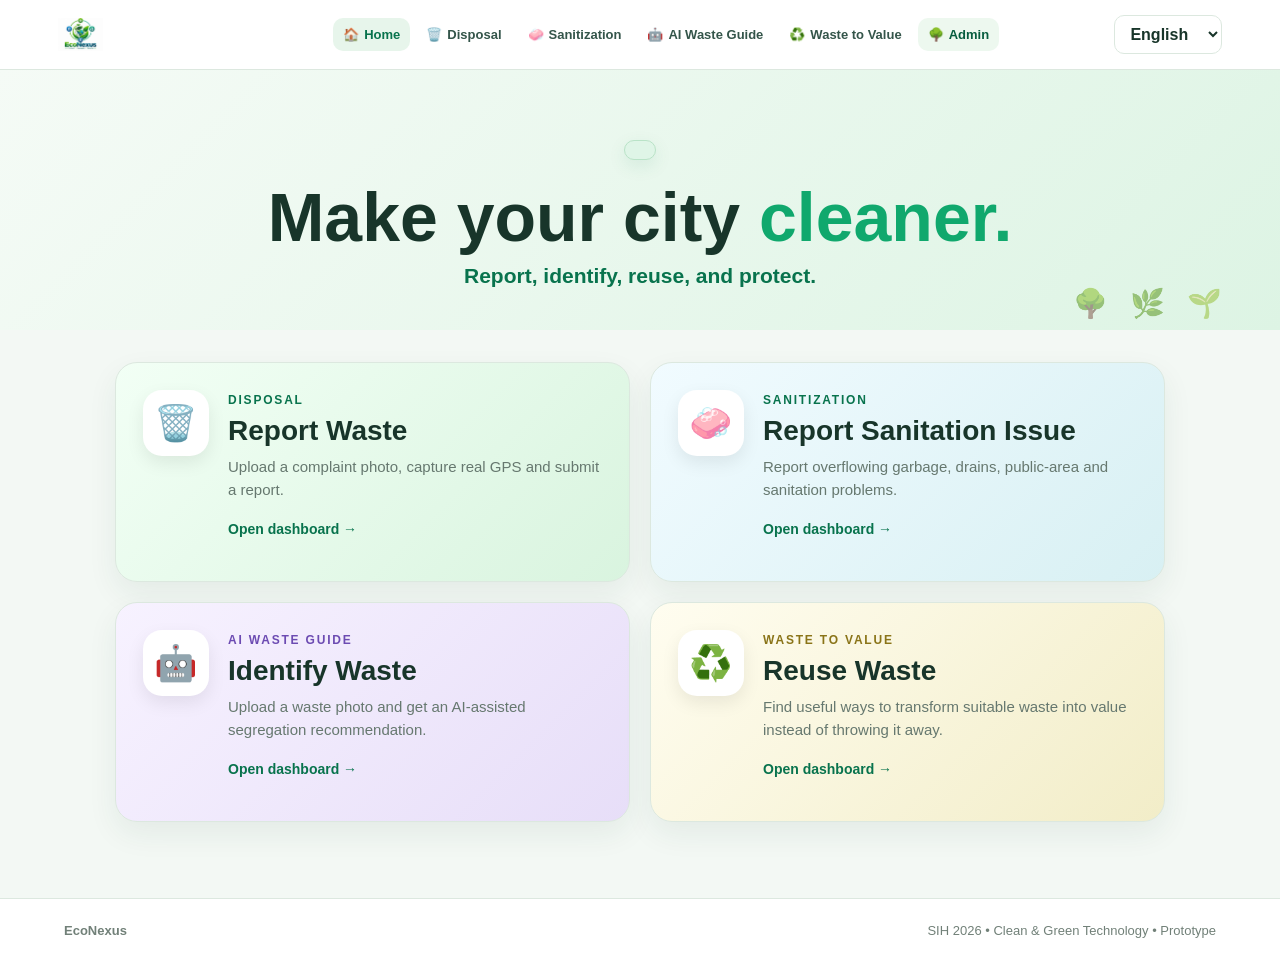
<file: index.html>
<!doctype html><html lang="en"><head><meta charset="UTF-8"><meta name="viewport" content="width=device-width,initial-scale=1.0"><title>EcoNexus | Clean & Green Technology</title><link rel="stylesheet" href="style.css"></head><body>
<header class="topbar"><a class="logo" href="index.html"><img src="logo.png.jpeg" alt="EcoNexus logo" class="logo-image"></a><nav class="main-nav" aria-label="Primary navigation">
<a href="index.html">🏠 <span>Home</span></a>
<a href="disposal.html">🗑️ <span>Disposal</span></a>
<a href="sanitization.html">🧼 <span>Sanitization</span></a>
<a href="ai-guide.html">🤖 <span>AI Waste Guide</span></a>
<a href="t2t.html">♻️ <span>Waste to Value</span></a>
<a class="admin-link" href="admin.html">🌳 <span>Admin</span></a>
</nav><div class="header-tools"><select class="language-select" aria-label="Language"><option value="en">English</option><option value="te">తెలుగు</option><option value="hi">हिन्दी</option><option value="ta">மிழ்n</option><option value="ka">ಕನ್ನಡ</option><option value="ma">मराठी</option></select></div></header>
<main>
<section class="home-hero"><div class="container"><div class="green-badge"></div><h1 data-i18n="heroTitle">Make your city <span>cleaner.</span></h1><p class="tagline" data-i18n="tagline">Report, identify, reuse, and protect.</p></div></section>
<section class="dashboards"><div class="container"><div class="dashboard-grid">
<a class="dashboard-card disposal-dash" href="disposal.html"><div class="dashboard-icon">🗑️</div><div><span class="dashboard-label" data-i18n="disposalLabel">DISPOSAL</span><h2 data-i18n="disposalTitle">Report Waste</h2><p data-i18n="disposalText">Photo + real GPS + complaint submission.</p><span class="dashboard-action" data-i18n="openDashboard">Open →</span></div></a>
<a class="dashboard-card sanitation-dash" href="sanitization.html"><div class="dashboard-icon">🧼</div><div><span class="dashboard-label" data-i18n="sanitationLabel">SANITIZATION</span><h2 data-i18n="sanitationTitle">Report Sanitation</h2><p data-i18n="sanitationText">Report sanitation issues with photo and location.</p><span class="dashboard-action" data-i18n="openDashboard">Open →</span></div></a>
<a class="dashboard-card ai-dash" href="ai-guide.html"><div class="dashboard-icon">🤖</div><div><span class="dashboard-label" data-i18n="aiLabel">AI WASTE GUIDE</span><h2 data-i18n="aiTitle">Identify Waste</h2><p data-i18n="aiText">Upload a waste photo and get segregation guidance.</p><span class="dashboard-action" data-i18n="openDashboard">Open →</span></div></a>
<a class="dashboard-card t2t-dash" href="t2t.html"><div class="dashboard-icon">♻️</div><div><span class="dashboard-label" data-i18n="t2tLabel">WASTE TO VALUE</span><h2 data-i18n="t2tTitle">Reuse Waste</h2><p data-i18n="t2tText">Upload an item and discover ways to reuse it.</p><span class="dashboard-action" data-i18n="openDashboard">Open →</span></div></a>
</div></div></section></main>
<footer><b>EcoNexus</b><span data-i18n="footer"> Clean & Green Technology</span></footer><div id="toast" class="toast"></div><script src="app.js"></script></body></html>
</file>
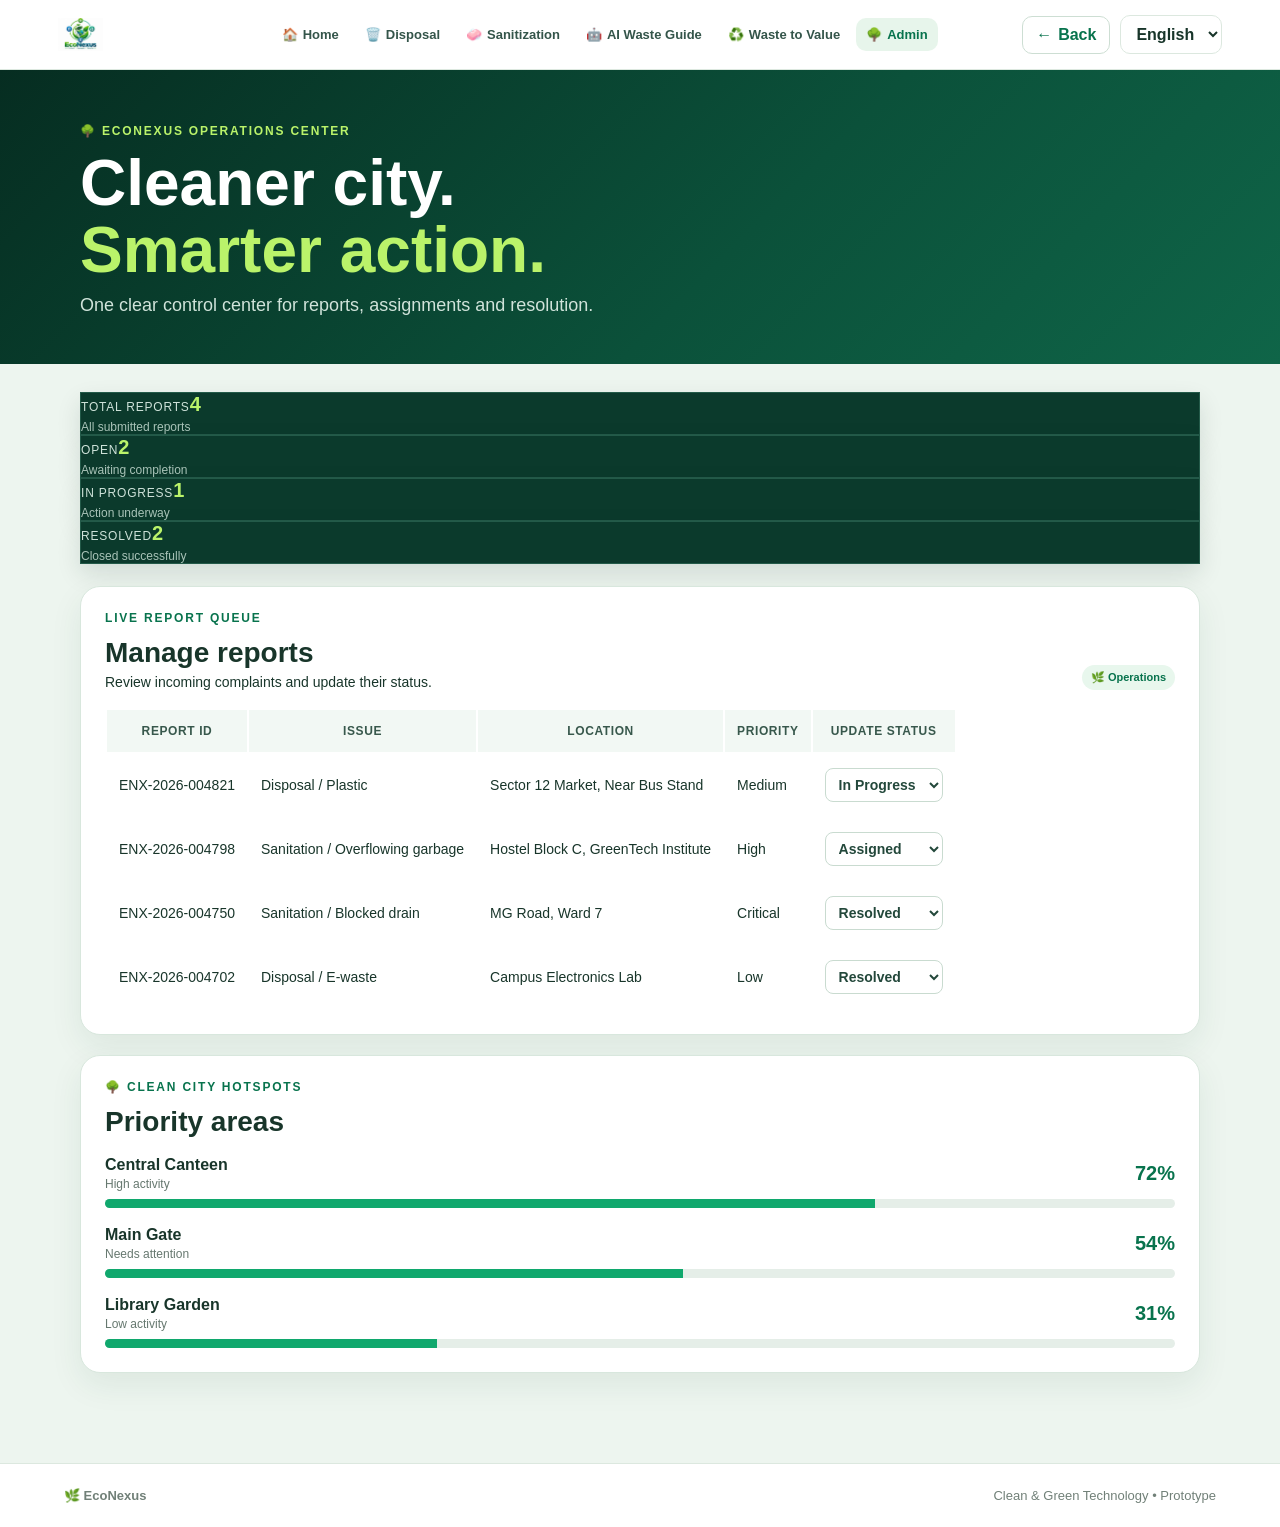
<file: admin.html>
<!doctype html><html lang="en"><head><meta charset="UTF-8"><meta name="viewport" content="width=device-width,initial-scale=1.0"><title>Admin Operations | EcoNexus</title><link rel="stylesheet" href="style.css"></head><body>
<header class="topbar"><a class="logo" href="index.html"><img src="logo.png.jpeg" alt="EcoNexus logo" class="logo-image"></a><nav class="main-nav" aria-label="Primary navigation">
<a href="index.html">🏠 <span>Home</span></a>
<a href="disposal.html">🗑️ <span>Disposal</span></a>
<a href="sanitization.html">🧼 <span>Sanitization</span></a>
<a href="ai-guide.html">🤖 <span>AI Waste Guide</span></a>
<a href="t2t.html">♻️ <span>Waste to Value</span></a>
<a class="admin-link" href="admin.html">🌳 <span>Admin</span></a>
</nav><div class="header-tools"><a class="back-btn" href="index.html">← <span data-i18n="back">Back</span></a><select class="language-select" aria-label="Language"><option value="en">English</option><option value="te">తెలుగు</option><option value="hi">हिन्दी</option><option value="ta">தமிழ்</option></select></div></header>

<main class="admin-page">
<section class="admin-hero"><div class="container"><div class="eyebrow light">🌳 ECONEXUS OPERATIONS CENTER</div><h1>Cleaner city.<br><span>Smarter action.</span></h1><p class="admin-lead">One clear control center for reports, assignments and resolution.</p></div></section>
<section class="admin-content"><div class="container">
<div class="kpis admin-kpis"><div class="kpi"><small>Total Reports</small><b id="adminTotal">0</b><span>All submitted reports</span></div><div class="kpi"><small>Open</small><b id="adminOpen">0</b><span>Awaiting completion</span></div><div class="kpi"><small>In Progress</small><b id="adminProgress">0</b><span>Action underway</span></div><div class="kpi"><small>Resolved</small><b id="adminResolved">0</b><span>Closed successfully</span></div></div>
<div class="admin-panel"><div class="panel-heading"><div><div class="eyebrow">LIVE REPORT QUEUE</div><h2>Manage reports</h2><p>Review incoming complaints and update their status.</p></div><span class="badge">🌿 Operations</span></div><div class="table-wrap"><table class="data-table"><thead><tr><th>Report ID</th><th>Issue</th><th>Location</th><th>Priority</th><th>Update Status</th></tr></thead><tbody id="adminRows"></tbody></table></div></div>
<div class="admin-panel hotspot-panel"><div class="eyebrow">🌳 CLEAN CITY HOTSPOTS</div><h2>Priority areas</h2><div class="hotspot"><div><b>Central Canteen</b><span>High activity</span></div><strong>72%</strong></div><div class="bar"><i style="width:72%"></i></div><div class="hotspot"><div><b>Main Gate</b><span>Needs attention</span></div><strong>54%</strong></div><div class="bar"><i style="width:54%"></i></div><div class="hotspot"><div><b>Library Garden</b><span>Low activity</span></div><strong>31%</strong></div><div class="bar"><i style="width:31%"></i></div></div>
</div></section></main>
<footer><b>🌿 EcoNexus</b><span>Clean & Green Technology • Prototype</span></footer><div id="toast" class="toast"></div><script src="app.js"></script></body></html>
</file>
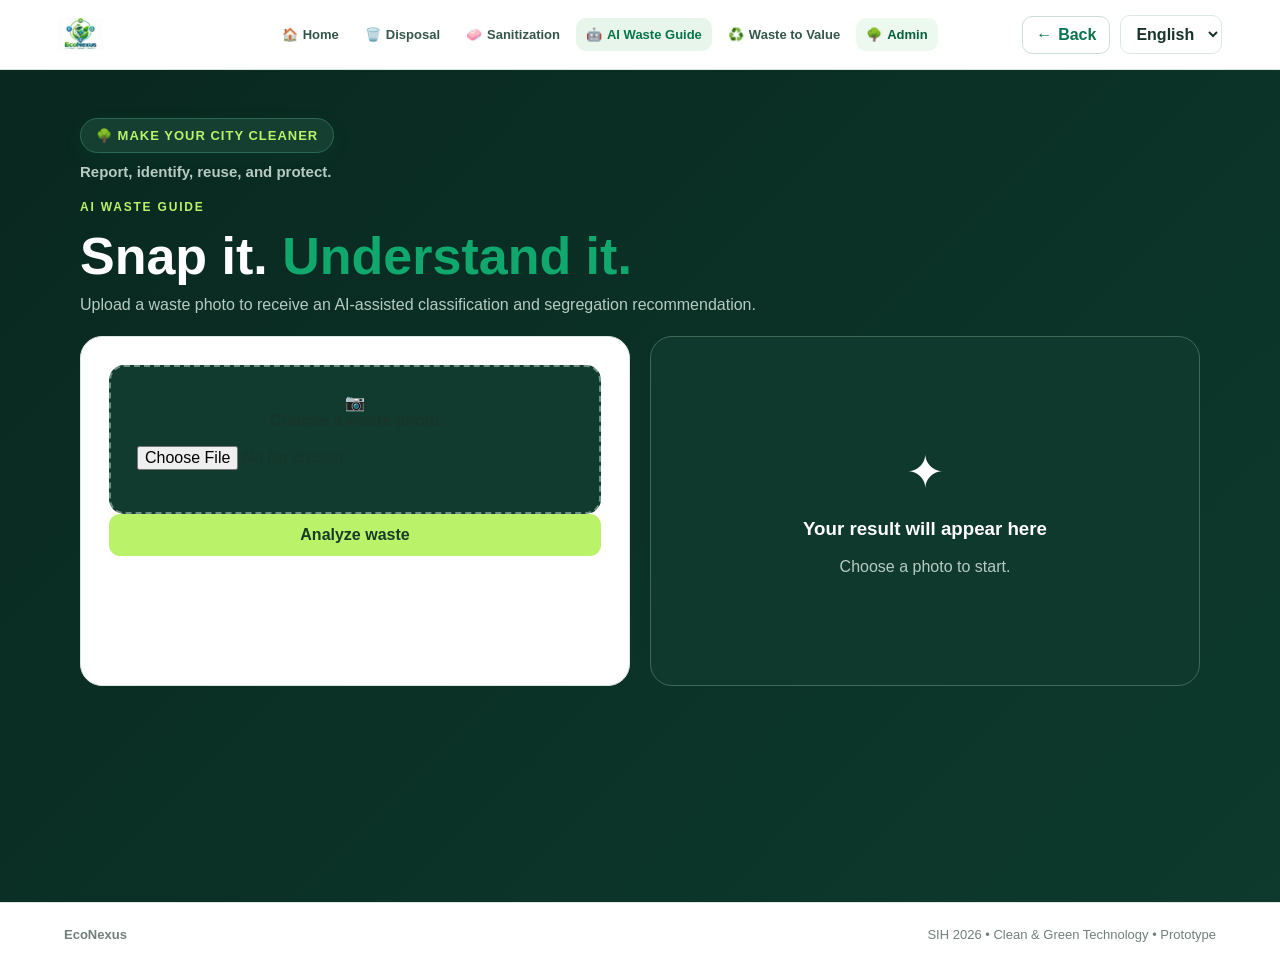
<file: ai-guide.html>
<!doctype html><html lang="en"><head><meta charset="UTF-8"><meta name="viewport" content="width=device-width,initial-scale=1.0"><title>AI Waste Guide | EcoNexus</title><link rel="stylesheet" href="style.css"></head><body>
<header class="topbar"><a class="logo" href="index.html"><img src="logo.png.jpeg" alt="EcoNexus logo" class="logo-image"></a><nav class="main-nav" aria-label="Primary navigation">
<a href="index.html">🏠 <span>Home</span></a>
<a href="disposal.html">🗑️ <span>Disposal</span></a>
<a href="sanitization.html">🧼 <span>Sanitization</span></a>
<a href="ai-guide.html">🤖 <span>AI Waste Guide</span></a>
<a href="t2t.html">♻️ <span>Waste to Value</span></a>
<a class="admin-link" href="admin.html">🌳 <span>Admin</span></a>
</nav><div class="header-tools"><a class="back-btn" href="index.html">← <span data-i18n="back">Back</span></a><select class="language-select" aria-label="Language"><option value="en">English</option><option value="te">తెలుగు</option><option value="hi">हिन्दी</option><option value="ta">மிழ்n</option></select></div></header>
<main class="dark"><div class="container page-head"><div class="green-badge page-badge">🌳 MAKE YOUR CITY CLEANER</div><p class="page-tagline">Report, identify, reuse, and protect.</p><div class="eyebrow" style="color:#baf36a" data-i18n="aiLabel">AI WASTE GUIDE</div><h1 data-i18n="aiPageTitle">Snap it. <span>Understand it.</span></h1><p class="lead" data-i18n="aiPageText">Upload a waste photo to receive an AI-assisted classification and segregation recommendation.</p></div><div class="container ai-layout"><div class="ai-card"><div class="ai-upload">📷<br><b data-i18n="chooseWastePhoto">Choose a waste photo</b><input id="aiFile" type="file" accept="image/*" onchange="preview(this,'aiPreview')"><img id="aiPreview" class="preview"></div><button class="btn lime full" onclick="analyzeWaste()" data-i18n="analyzeWaste">Analyze waste</button></div><div id="result" class="result"><div style="text-align:center;margin-top:80px"><div style="font-size:46px">✦</div><h3 data-i18n="aiEmptyTitle">Your result will appear here</h3><p data-i18n="aiEmptyText">Choose a photo to start.</p></div></div></div></main>
<footer><b>EcoNexus</b><span data-i18n="footer"> Clean & Green Technology</span></footer><div id="toast" class="toast"></div><script src="app.js"></script></body></html>
</file>
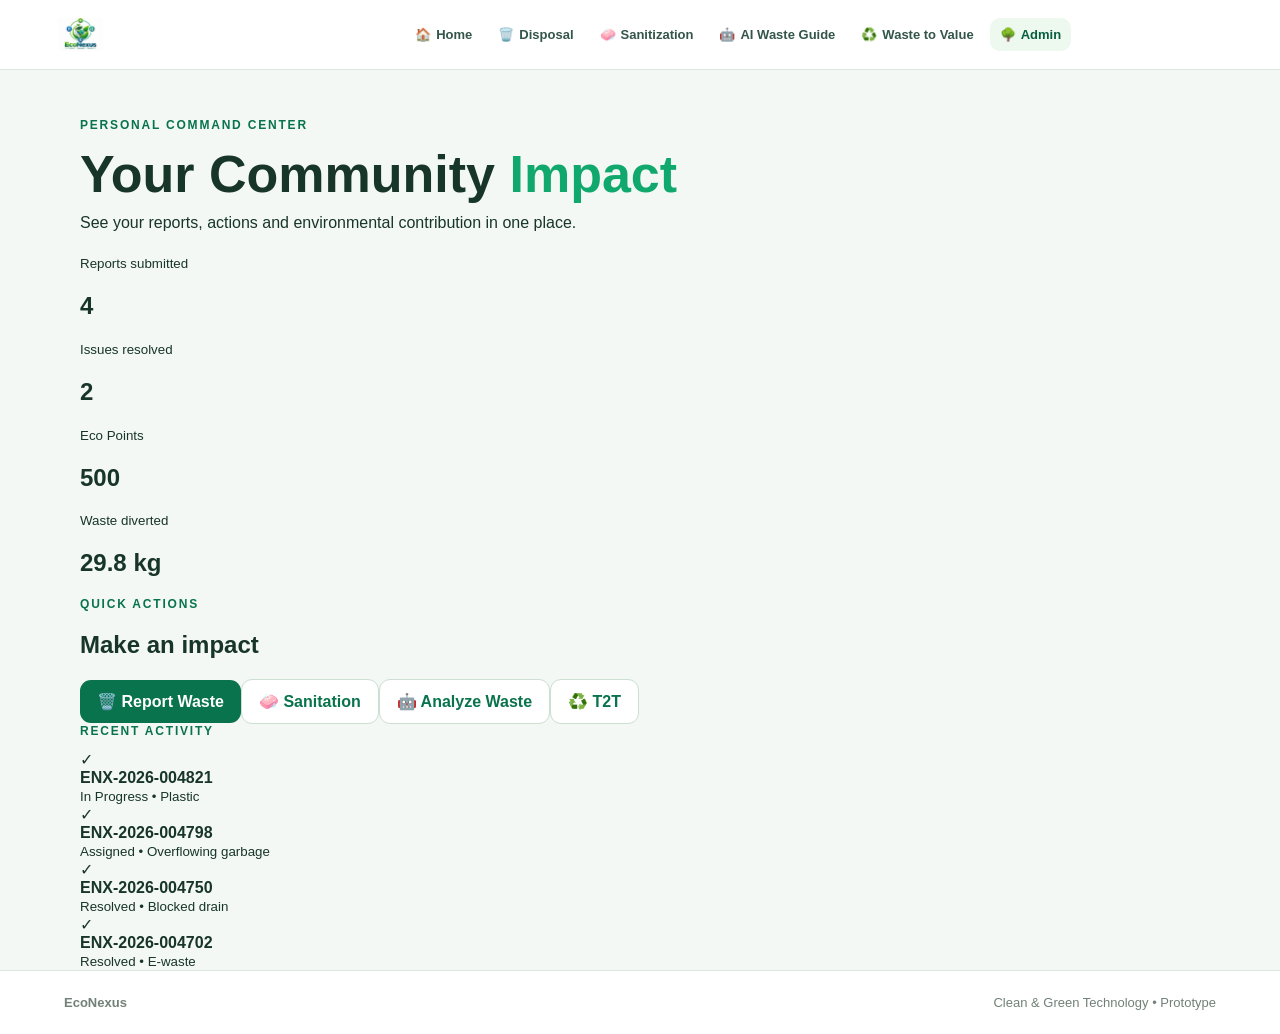
<file: dashboard.html>
<!doctype html><html lang="en"><head><meta charset="UTF-8"><meta name="viewport" content="width=device-width,initial-scale=1.0"><title>Dashboard | EcoNexus</title><link rel="stylesheet" href="style.css"></head><body>
<header class="topbar">
<a class="logo" href="index.html"><img src="logo.png.jpeg" alt="EcoNexus logo" class="logo-image"></a>
<nav class="main-nav" aria-label="Primary navigation">
<a href="index.html">🏠 <span>Home</span></a>
<a href="disposal.html">🗑️ <span>Disposal</span></a>
<a href="sanitization.html">🧼 <span>Sanitization</span></a>
<a href="ai-guide.html">🤖 <span>AI Waste Guide</span></a>
<a href="t2t.html">♻️ <span>Waste to Value</span></a>
<a class="admin-link" href="admin.html">🌳 <span>Admin</span></a>
</nav></header><main>
<div class="container page-head"><div class="eyebrow">PERSONAL COMMAND CENTER</div><h1>Your Community <span>Impact</span></h1><p class="lead">See your reports, actions and environmental contribution in one place.</p></div>
<section><div class="container"><div class="stats-grid">
<div class="card"><small>Reports submitted</small><h2 id="reportCount">0</h2></div><div class="card"><small>Issues resolved</small><h2 id="resolvedCount">0</h2></div><div class="card"><small>Eco Points</small><h2 id="ecoPoints">420</h2></div><div class="card"><small>Waste diverted</small><h2 id="diverted">23 kg</h2></div></div>
<div class="two-col" style="margin-top:20px"><div class="card"><div class="section-head"><div><div class="eyebrow">QUICK ACTIONS</div><h2>Make an impact</h2></div></div><div class="buttons"><a class="btn primary" href="disposal.html">🗑️ Report Waste</a><a class="btn secondary" href="sanitization.html">🧼 Sanitation</a><a class="btn secondary" href="ai-guide.html">🤖 Analyze Waste</a><a class="btn secondary" href="t2t.html">♻️ T2T</a></div></div>
<div class="card"><div class="eyebrow">RECENT ACTIVITY</div><div id="recentActivity" class="timeline"></div></div></div>
</div></section>
</main><footer><b>EcoNexus</b><span> Clean & Green Technology • Prototype</span></footer><div id="toast" class="toast"></div><script src="app.js"></script></body></html>
</file>
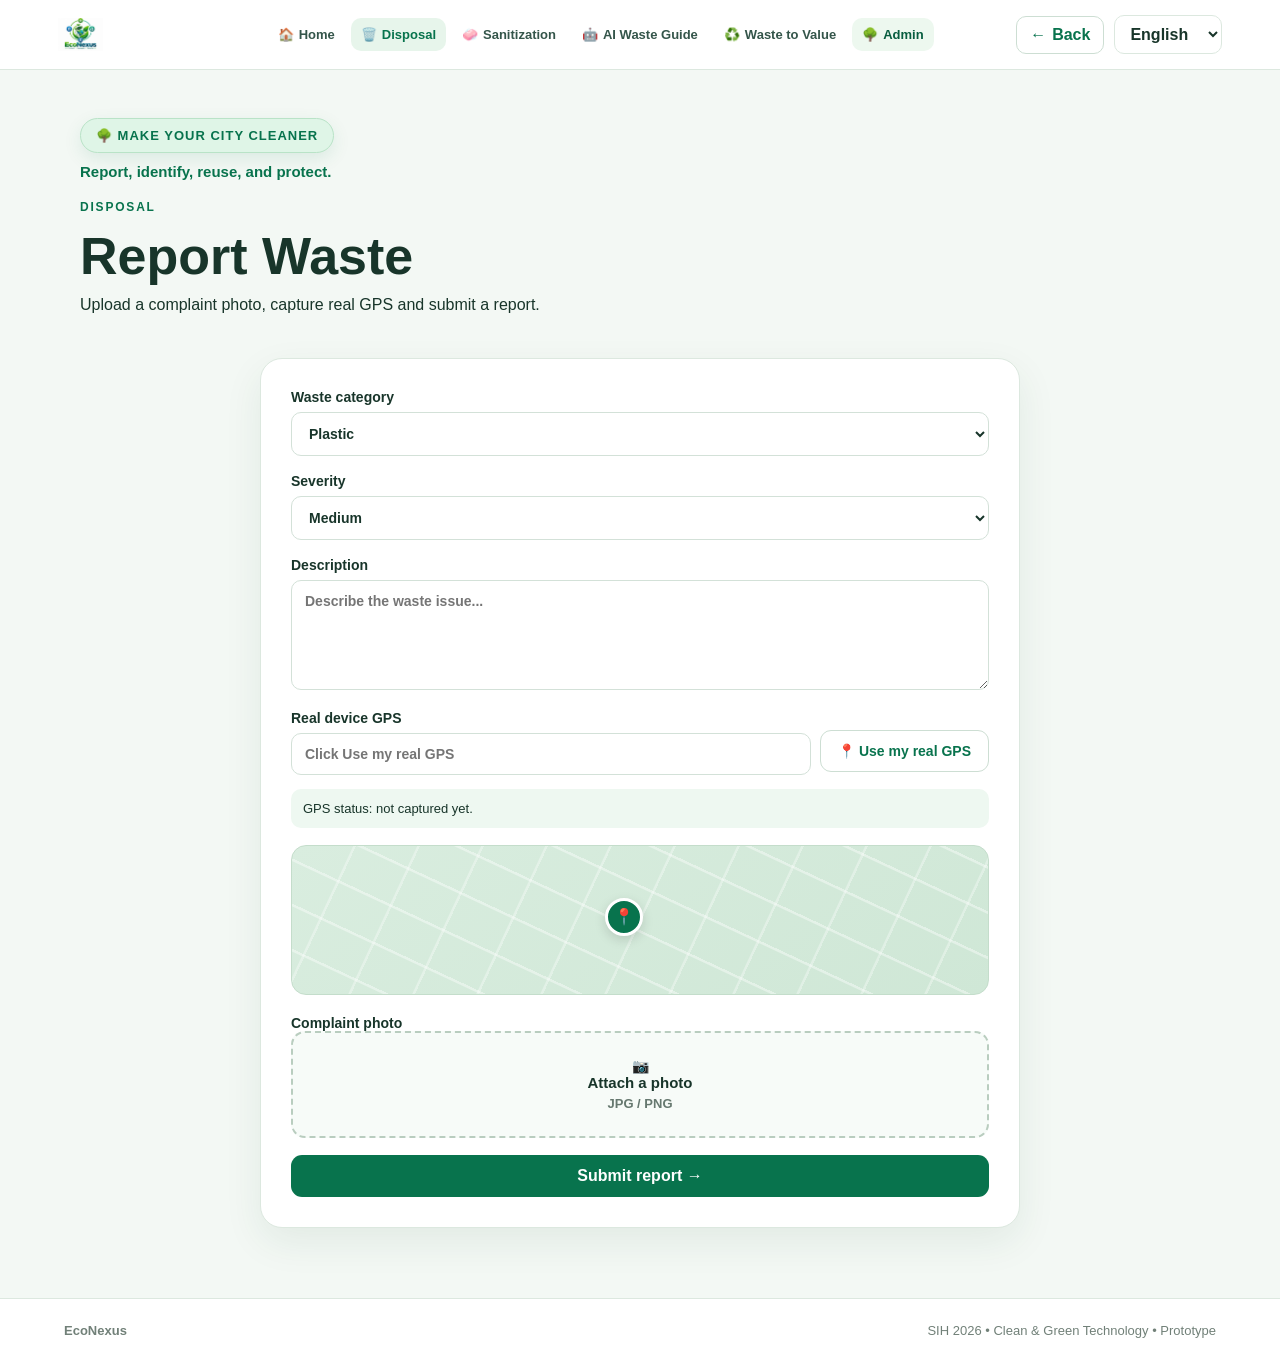
<file: disposal.html>
<!doctype html><html lang="en"><head><meta charset="UTF-8"><meta name="viewport" content="width=device-width,initial-scale=1.0"><title>Disposal | EcoNexus</title><link rel="stylesheet" href="style.css"></head><body>
<header class="topbar"><a class="logo" href="index.html"><img src="logo.png.jpeg" alt="EcoNexus logo" class="logo-image"></a><nav class="main-nav" aria-label="Primary navigation">
<a href="index.html">🏠 <span>Home</span></a>
<a href="disposal.html">🗑️ <span>Disposal</span></a>
<a href="sanitization.html">🧼 <span>Sanitization</span></a>
<a href="ai-guide.html">🤖 <span>AI Waste Guide</span></a>
<a href="t2t.html">♻️ <span>Waste to Value</span></a>
<a class="admin-link" href="admin.html">🌳 <span>Admin</span></a>
</nav><div class="header-tools"><a class="back-btn" href="index.html">← <span data-i18n="back">Back</span></a><select class="language-select" aria-label="Language"><option value="en">English</option><option value="te">తెలుగు</option><option value="hi">हिन्दी</option><option value="ta">தமிழ்</option><option value="ka">ಕನ್ನಡ</option><option value="ma">मराठी</option></select></div></header>
<main><div class="container page-head"><div class="green-badge page-badge">🌳 MAKE YOUR CITY CLEANER</div><p class="page-tagline">Report, identify, reuse, and protect.</p><div class="eyebrow" data-i18n="disposalLabel">DISPOSAL</div><h1 data-i18n="disposalTitle">Report Waste</h1><p class="lead" data-i18n="disposalPageText">Photo, real GPS and a clear complaint — all in one place.</p></div>
<section class="page-section"><div class="container"><form class="form form-card" data-report-form data-type="Disposal">
<label>Waste category<select name="category"><option>Plastic</option><option>Paper</option><option>Glass</option><option>Metal</option><option>Organic</option><option>E-waste</option><option>Mixed</option><option>Hazardous</option><option>Other</option></select></label>
<label>Severity<select name="severity"><option>Low</option><option selected>Medium</option><option>High</option><option>Critical</option></select></label>
<label>Description<textarea name="description" required placeholder="Describe the waste issue..."></textarea></label>
<label>Real device GPS<div class="location-box"><input id="location" name="location" required readonly placeholder="Click Use my real GPS"><button type="button" class="btn secondary" onclick="useGPS()">📍 Use my real GPS</button></div></label>
<div id="gpsResult" class="location-result">GPS status: not captured yet.</div><input type="hidden" id="gpsCaptured" value="0">
<div class="map"><div id="realPin" class="pin" style="left:45%;top:35%">📍</div></div>
<label>Complaint photo<div class="upload" onclick="document.getElementById('photo').click()">📷<br><b data-i18n="attachPhoto">Attach complaint photo</b><small>JPG / PNG</small><input id="photo" name="photo" type="file" accept="image/*" required onchange="preview(this,'photoPreview')"></div></label>
<img id="photoPreview" class="preview">
<button class="btn primary full" type="submit" data-i18n="submitReport">Submit complaint</button>
</form></div></section></main><footer><b>EcoNexus</b><span data-i18n="footer">Clean & Green Technology • Prototype></span></div><script src="app.js"></script></body></html>
</file>
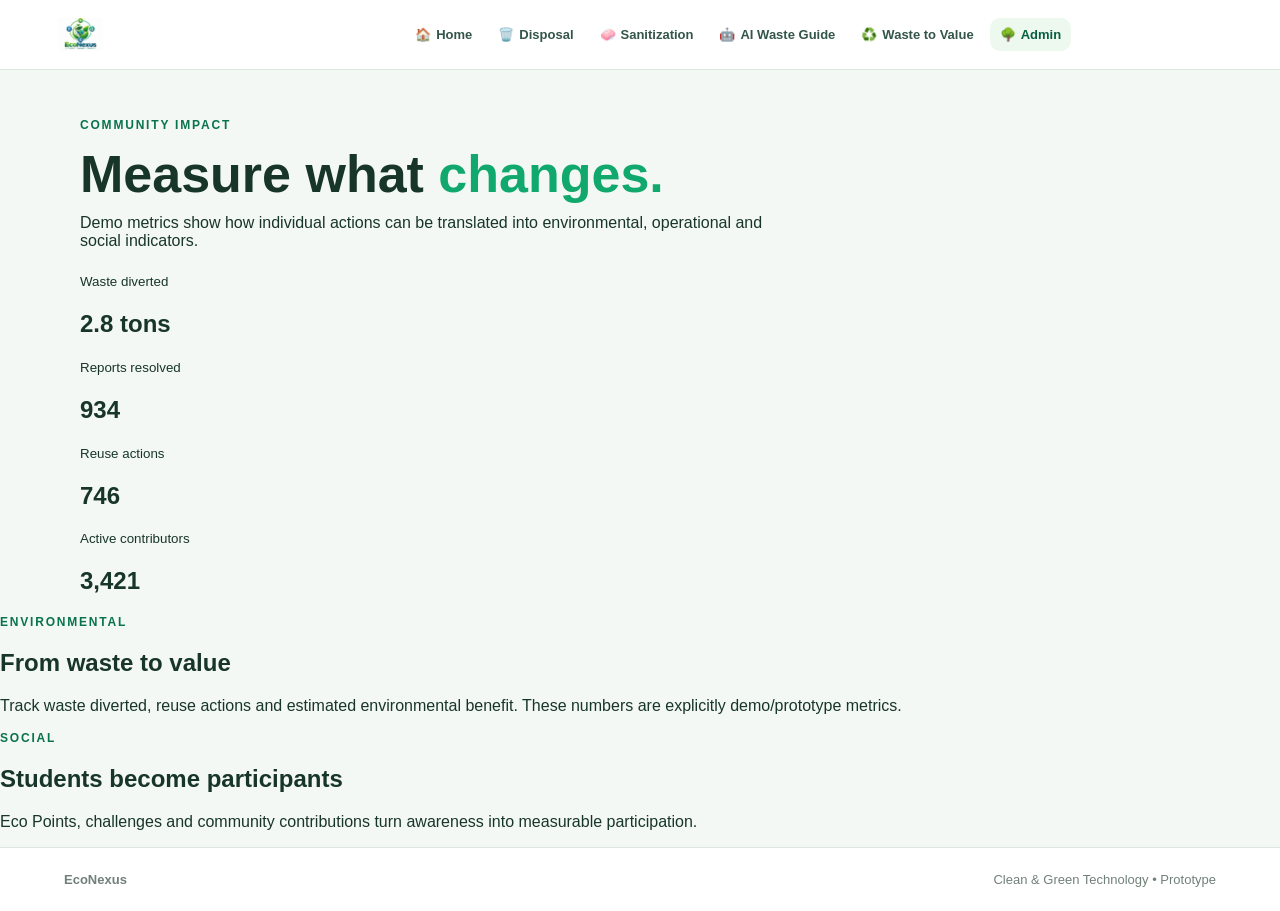
<file: impact.html>
<!doctype html><html lang="en"><head><meta charset="UTF-8"><meta name="viewport" content="width=device-width,initial-scale=1.0"><title>Community Impact | EcoNexus</title><link rel="stylesheet" href="style.css"></head><body>
<header class="topbar">
<a class="logo" href="index.html"><img src="logo.png.jpeg" alt="EcoNexus logo" class="logo-image"></a>
<nav class="main-nav" aria-label="Primary navigation">
<a href="index.html">🏠 <span>Home</span></a>
<a href="disposal.html">🗑️ <span>Disposal</span></a>
<a href="sanitization.html">🧼 <span>Sanitization</span></a>
<a href="ai-guide.html">🤖 <span>AI Waste Guide</span></a>
<a href="t2t.html">♻️ <span>Waste to Value</span></a>
<a class="admin-link" href="admin.html">🌳 <span>Admin</span></a>
</nav></header><main>
<div class="container page-head"><div class="eyebrow">COMMUNITY IMPACT</div><h1>Measure what <span>changes.</span></h1><p class="lead">Demo metrics show how individual actions can be translated into environmental, operational and social indicators.</p></div>
<section><div class="container stats-grid"><div class="card"><small>Waste diverted</small><h2>2.8 tons</h2><div class="progress"><i style="width:76%"></i></div></div><div class="card"><small>Reports resolved</small><h2>934</h2><div class="progress"><i style="width:81%"></i></div></div><div class="card"><small>Reuse actions</small><h2>746</h2><div class="progress"><i style="width:68%"></i></div></div><div class="card"><small>Active contributors</small><h2>3,421</h2><div class="progress"><i style="width:88%"></i></div></div></div>
<div class="two-col" style="margin-top:20px"><div class="card"><div class="eyebrow">ENVIRONMENTAL</div><h2>From waste to value</h2><p>Track waste diverted, reuse actions and estimated environmental benefit. These numbers are explicitly demo/prototype metrics.</p></div><div class="card"><div class="eyebrow">SOCIAL</div><h2>Students become participants</h2><p>Eco Points, challenges and community contributions turn awareness into measurable participation.</p></div></div></div></section>
</main><footer><b>EcoNexus</b><span> Clean & Green Technology • Prototype</span></footer><div id="toast" class="toast"></div><script src="app.js"></script></body></html>
</file>
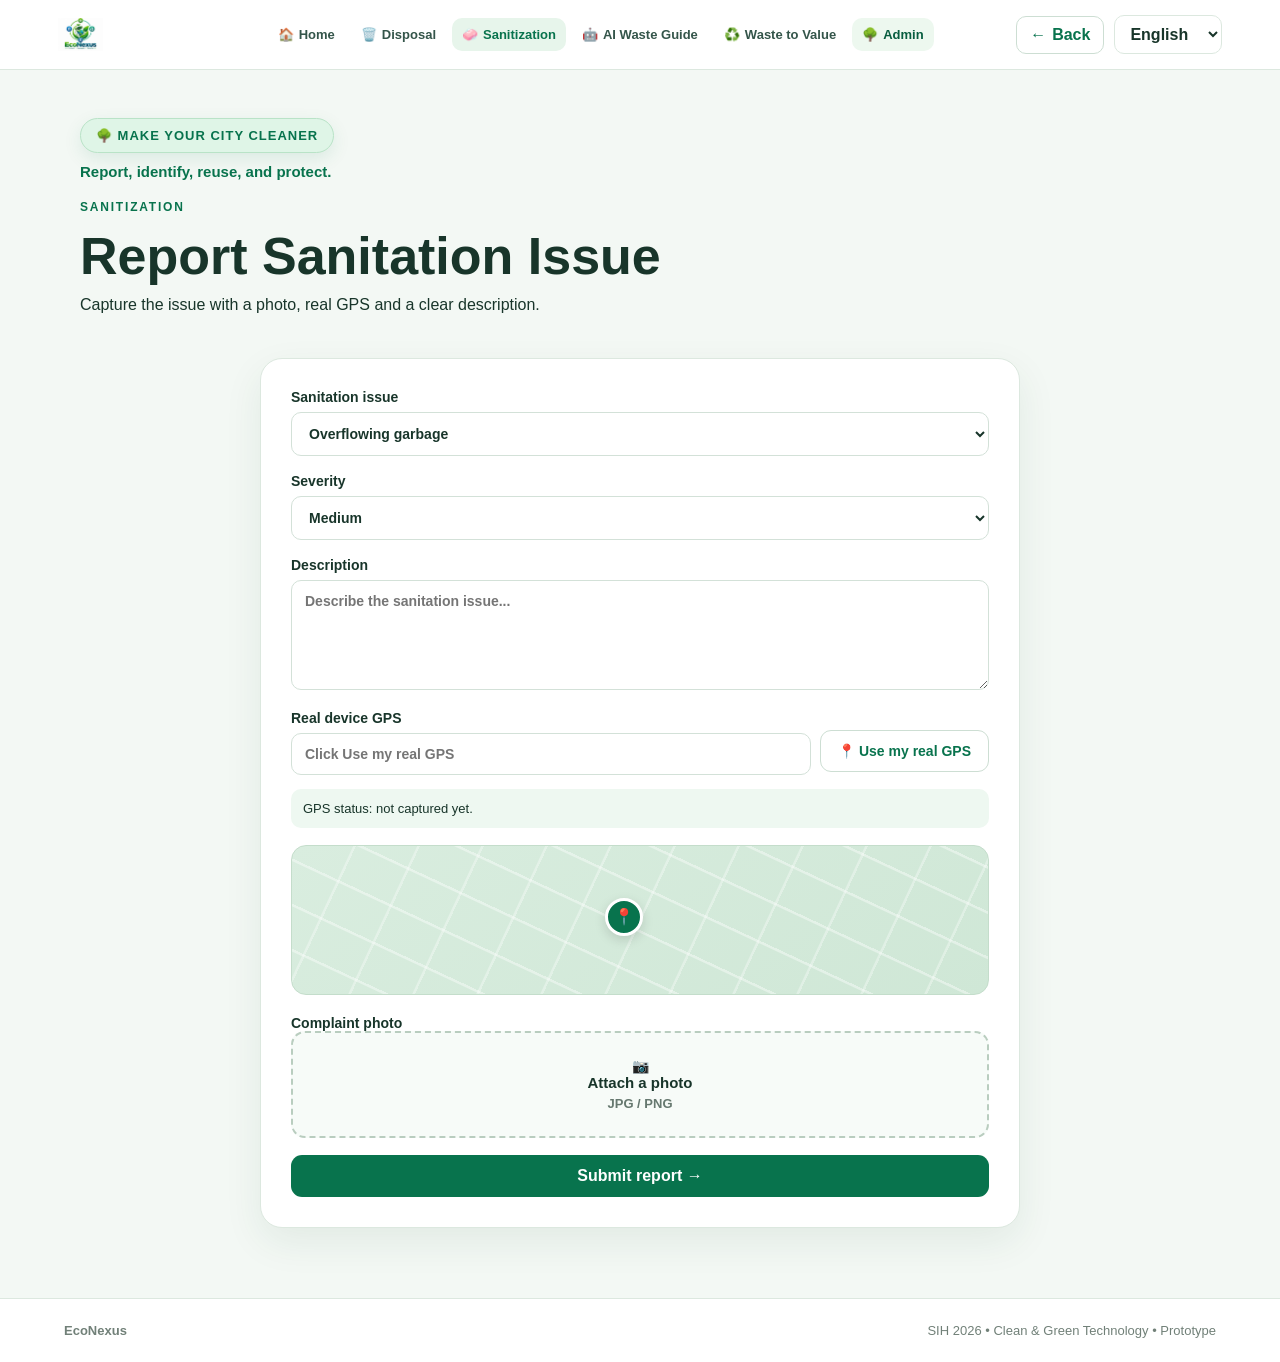
<file: sanitization.html>
<!doctype html><html lang="en"><head><meta charset="UTF-8"><meta name="viewport" content="width=device-width,initial-scale=1.0"><title>Sanitization | EcoNexus</title><link rel="stylesheet" href="style.css"></head><body>
<header class="topbar"><a class="logo" href="index.html"><img src="logo.png.jpeg" alt="EcoNexus logo" class="logo-image"></a><nav class="main-nav" aria-label="Primary navigation">
<a href="index.html">🏠 <span>Home</span></a>
<a href="disposal.html">🗑️ <span>Disposal</span></a>
<a href="sanitization.html">🧼 <span>Sanitization</span></a>
<a href="ai-guide.html">🤖 <span>AI Waste Guide</span></a>
<a href="t2t.html">♻️ <span>Waste to Value</span></a>
<a class="admin-link" href="admin.html">🌳 <span>Admin</span></a>
</nav><div class="header-tools"><a class="back-btn" href="index.html">← <span data-i18n="back">Back</span></a><select class="language-select" aria-label="Language"><option value="en">English</option><option value="te">తెలుగు</option><option value="hi">हिन्दी</option><option value="ta">மிழ்n</option><option value="ka">ಕನ್ನಡ</option><option value="ma">मराठी</option></select></div></header>
<main><div class="container page-head"><div class="green-badge page-badge">🌳 MAKE YOUR CITY CLEANER</div><p class="page-tagline">Report, identify, reuse, and protect.</p><div class="eyebrow" data-i18n="sanitationLabel">SANITIZATION</div><h1 data-i18n="sanitationTitle">Report Sanitation Issue</h1><p class="lead" data-i18n="sanitationPageText">Photo, real GPS and a clear description — all in one place.</p></div>
<section class="page-section"><div class="container"><form class="form form-card" data-report-form data-type="Sanitation">
<label>Sanitation issue<select name="category"><option>Overflowing garbage</option><option>Open dumping</option><option>Blocked drain</option><option>Stagnant water</option><option>Dirty public area</option><option>Public toilet issue</option><option>Foul smell</option><option>Sewage issue</option><option>Other</option></select></label>
<label>Severity<select name="severity"><option>Low</option><option selected>Medium</option><option>High</option><option>Critical</option></select></label>
<label>Description<textarea name="description" required placeholder="Describe the sanitation issue..."></textarea></label>
<label>Real device GPS<div class="location-box"><input id="location" name="location" required readonly placeholder="Click Use my real GPS"><button type="button" class="btn secondary" onclick="useGPS()">📍 Use my real GPS</button></div></label>
<div id="gpsResult" class="location-result">GPS status: not captured yet.</div><input type="hidden" id="gpsCaptured" value="0">
<div class="map"><div id="realPin" class="pin" style="left:45%;top:35%">📍</div></div>
<label>Complaint photo<div class="upload" onclick="document.getElementById('photo').click()">📷<br><b data-i18n="attachPhoto">Attach issue photo</b><small>JPG / PNG</small><input id="photo" name="photo" type="file" accept="image/*" required onchange="preview(this,'photoPreview')"></div></label>
<img id="photoPreview" class="preview">
<button class="btn primary full" type="submit" data-i18n="submitReport">Submit complaint</button>
</form></div></section></main><footer><b>EcoNexus</b><span data-i18n="footer">Clean & Green Technology</span></footer><div id="toast" class="toast"></div><script src="app.js"></script></body></html>
</file>
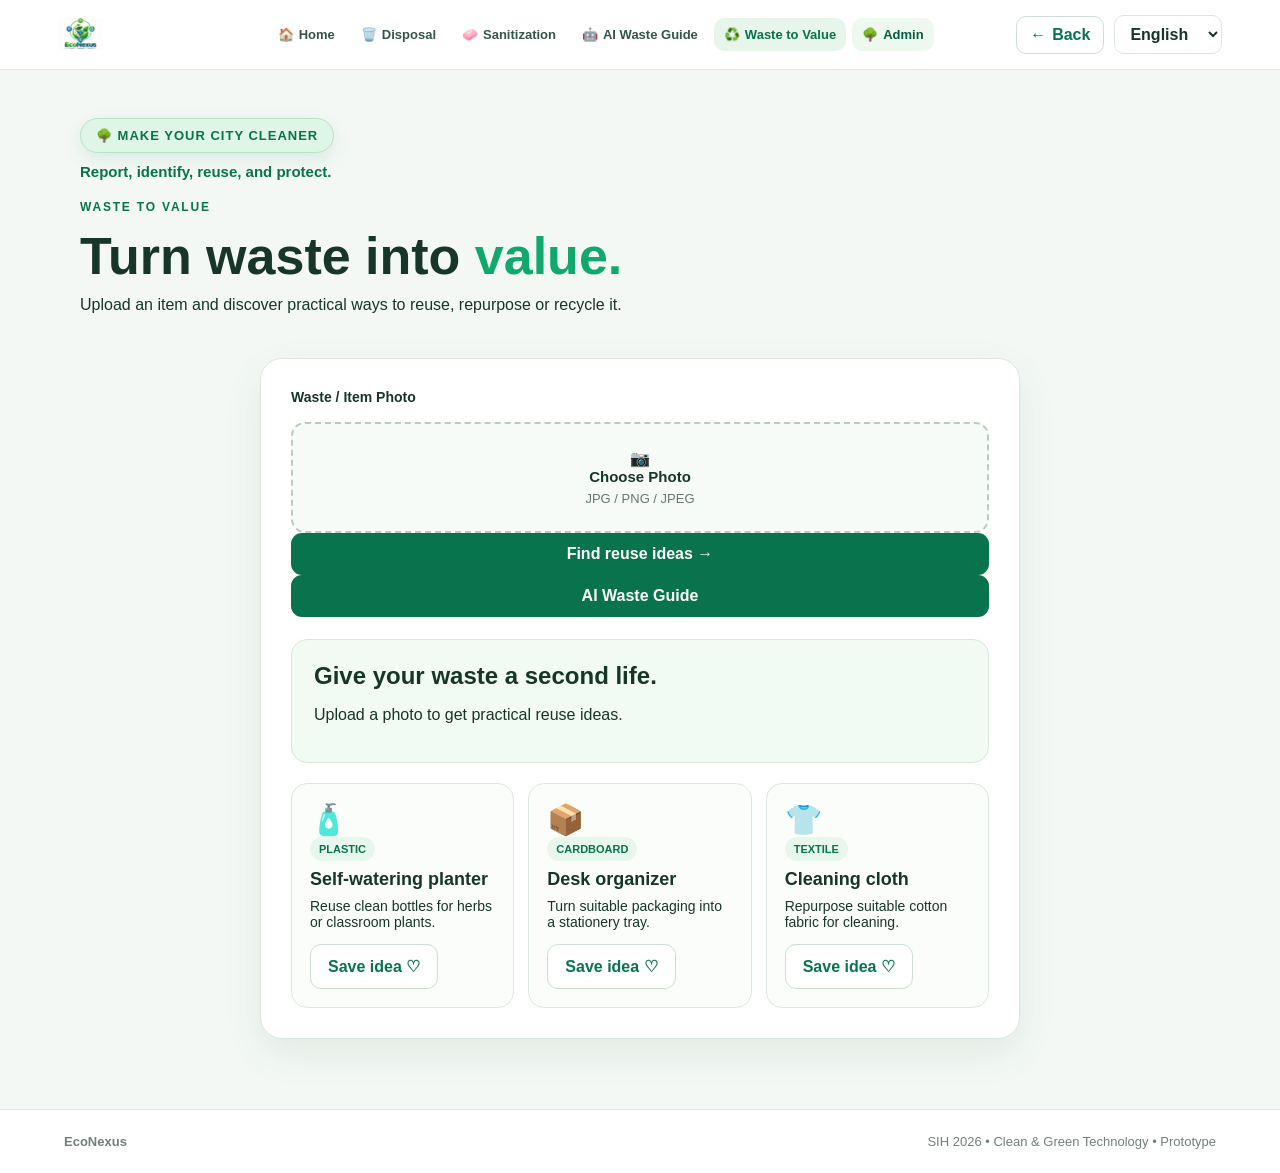
<file: t2t.html>
<!doctype html><html lang="en"><head><meta charset="UTF-8"><meta name="viewport" content="width=device-width,initial-scale=1.0"><title>Waste to Value | EcoNexus</title><link rel="stylesheet" href="style.css"></head><body>
<header class="topbar"><a class="logo" href="index.html"><img src="logo.png.jpeg" alt="EcoNexus logo" class="logo-image"></a><nav class="main-nav" aria-label="Primary navigation">
<a href="index.html">🏠 <span>Home</span></a>
<a href="disposal.html">🗑️ <span>Disposal</span></a>
<a href="sanitization.html">🧼 <span>Sanitization</span></a>
<a href="ai-guide.html">🤖 <span>AI Waste Guide</span></a>
<a href="t2t.html">♻️ <span>Waste to Value</span></a>
<a class="admin-link" href="admin.html">🌳 <span>Admin</span></a>
</nav><div class="header-tools"><a class="back-btn" href="index.html">← <span data-i18n="back">Back</span></a><select class="language-select" aria-label="Language"><option value="en">English</option><option value="te">తెలుగు</option><option value="hi">हिन्दी</option><option value="ta">மிழ்n</option><option value="ka">ಕನ್ನಡ</option><option value="ma">मराठी</option></select></div></header>
<main><div class="container page-head"><div class="green-badge page-badge">🌳 MAKE YOUR CITY CLEANER</div><p class="page-tagline">Report, identify, reuse, and protect.</p><div class="eyebrow" data-i18n="t2tLabel">WASTE TO VALUE</div><h1 data-i18n="t2tPageTitle">Turn waste into <span>value.</span></h1><p class="lead" data-i18n="t2tPageText">Upload a photo and discover practical ways to reuse, repurpose or recycle it.</p></div>
<section class="page-section"><div class="container"><div class="reuse-card form">
<label data-i18n="itemPhoto">Waste / Item Photo</label>

<div class="upload" onclick="document.getElementById('t2tPhoto').click()">
    📷
    <br>
    <b>Choose Photo</b>
    <small>JPG / PNG / JPEG</small>
</div>

<input id="t2tPhoto"
       type="file"
       accept="image/*"
       hidden
       onchange="preview(this,'t2tPreview')">

<img id="t2tPreview"
     class="preview"
     alt="Selected waste photo">

<button class="btn primary full"
        onclick="analyzeWaste()"
        data-i18n="findIdeas">
    Find reuse ideas →
</button>

<a class="btn primary full" href="ai-guide.html">
    AI Waste Guide
</a>

<div id="t2tDetectionResult"></div>
<div id="reuseResult" class="reuse-result"><h2 data-i18n="valueTitle">Give your waste a second life.</h2><p data-i18n="valueText">Choose a photo to get practical reuse ideas.</p></div><div class="reuse-options"><div class="mini-card"><div class="service-icon">🧴</div><span class="badge">PLASTIC</span><h3 data-i18n="planter">Self-watering planter</h3><p data-i18n="planterText">Reuse clean bottles for herbs or plants.</p><button class="btn secondary save-idea" data-idea="Self-watering planter" data-i18n="saveIdea">Save idea</button></div><div class="mini-card"><div class="service-icon">📦</div><span class="badge">CARDBOARD</span><h3 data-i18n="organizer">Desk organizer</h3><p data-i18n="organizerText">Turn suitable packaging into a stationery tray.</p><button class="btn secondary save-idea" data-idea="Cardboard desk organizer" data-i18n="saveIdea">Save idea</button></div><div class="mini-card"><div class="service-icon">👕</div><span class="badge">TEXTILE</span><h3 data-i18n="cloth">Cleaning cloth</h3><p data-i18n="clothText">Repurpose suitable cotton fabric for cleaning.</p><button class="btn secondary save-idea" data-idea="Textile cleaning cloth" data-i18n="saveIdea">Save idea</button></div></div></div></div></section></main>
<footer><b>EcoNexus</b><span data-i18n="footer"> Clean & Green Technology</span></footer><div id="toast" class="toast"></div><script src="app.js"></script></body></html>
</file>
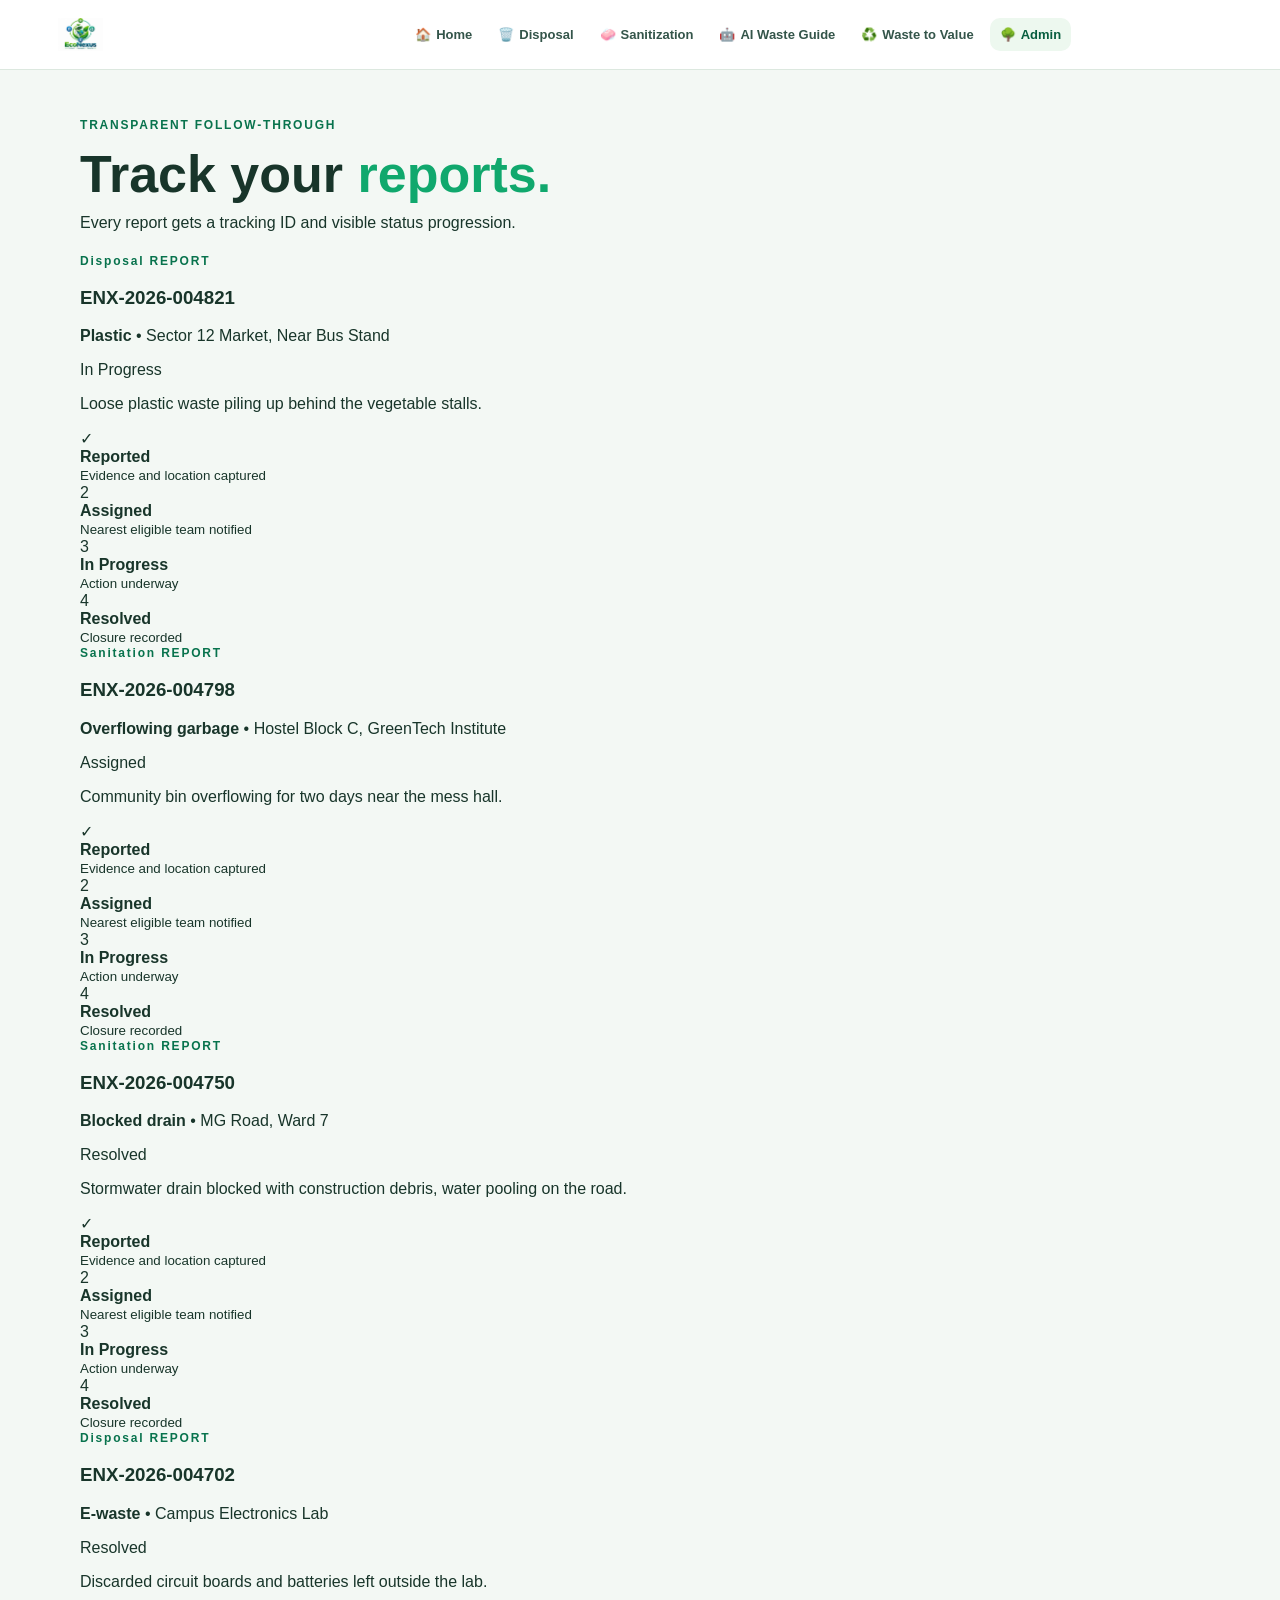
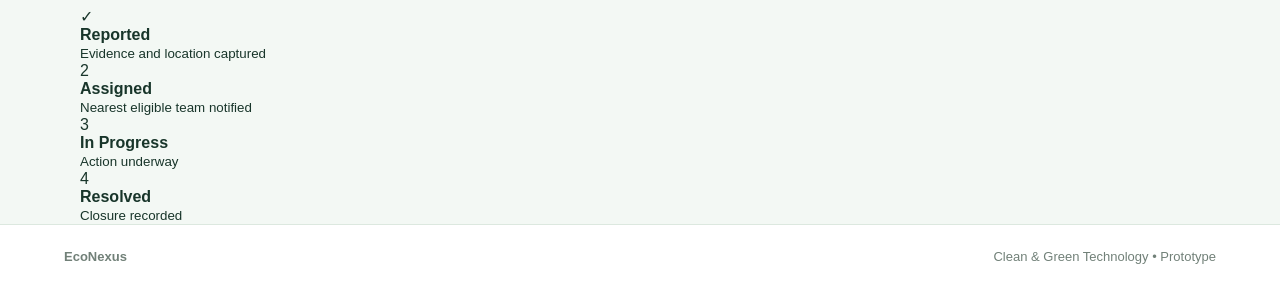
<file: tracking.html>
<!doctype html><html lang="en"><head><meta charset="UTF-8"><meta name="viewport" content="width=device-width,initial-scale=1.0"><title>Track Reports | EcoNexus</title><link rel="stylesheet" href="style.css"></head><body>
<header class="topbar">
<a class="logo" href="index.html"><img src="logo.png.jpeg" alt="EcoNexus logo" class="logo-image"></a>
<nav class="main-nav" aria-label="Primary navigation">
<a href="index.html">🏠 <span>Home</span></a>
<a href="disposal.html">🗑️ <span>Disposal</span></a>
<a href="sanitization.html">🧼 <span>Sanitization</span></a>
<a href="ai-guide.html">🤖 <span>AI Waste Guide</span></a>
<a href="t2t.html">♻️ <span>Waste to Value</span></a>
<a class="admin-link" href="admin.html">🌳 <span>Admin</span></a>
</nav></header><main>
<div class="container page-head"><div class="eyebrow">TRANSPARENT FOLLOW-THROUGH</div><h1>Track your <span>reports.</span></h1><p class="lead">Every report gets a tracking ID and visible status progression.</p></div>
<section><div class="container"><div id="trackingList" class="two-col"></div></div></section>
</main><footer><b>EcoNexus</b><span> Clean & Green Technology • Prototype</span></footer><div id="toast" class="toast"></div><script src="app.js"></script></body></html>
</file>
<file: style.css>
:root{--green:#08734d;--green2:#10a86d;--lime:#baf36a;--dark:#09281f;--bg:#f3f8f4;--card:#fff;--text:#18352a;--muted:#66786f;--line:#dce8df;--blue:#277da8;--purple:#6c4bb2;--gold:#8a7418}
*{box-sizing:border-box}html{scroll-behavior:smooth}body{margin:0;font-family:Inter,Arial,sans-serif;background:var(--bg);color:var(--text)}a{text-decoration:none;color:inherit}button,input,select,textarea{font:inherit}.container{width:min(1120px,92%);margin:auto}
.logo-image{width: 45px;height: 45px;object-fit: contain;display: block;}
.topbar{position:sticky;top:0;z-index:50;background:rgba(255,255,255,.96);backdrop-filter:blur(10px);border-bottom:1px solid var(--line);display:flex;align-items:center;padding:12px 4.5%;min-height:68px}.logo{display:flex;align-items:center;gap:9px;font-size:24px;font-weight:850;color:var(--green);margin-right:auto}.logo-mark{display:grid;place-items:center;width:36px;height:36px;border-radius:11px;background:var(--green);color:#fff;font-weight:900}.header-tools{display:flex;align-items:center;gap:10px}.language-select{border:1px solid var(--line);background:#fff;color:var(--text);border-radius:10px;padding:9px 11px;font-weight:700;cursor:pointer}.back-btn{display:inline-flex;align-items:center;gap:6px;border:1px solid #cdded3;background:#fff;color:var(--green);border-radius:10px;padding:9px 13px;font-weight:800}
.hero{padding:70px 0}.home-hero{text-align:center;padding:70px 0 42px;background:linear-gradient(135deg,#f5fbf6,#ddf4e4)}.home-hero .container{max-width:900px}.green-badge{display:inline-flex;align-items:center;padding:9px 15px;border-radius:999px;background:#dff5e7;border:1px solid #b9e3c7;color:var(--green);font-size:13px;font-weight:900;letter-spacing:1px;margin-bottom:18px}.home-hero h1{margin:0 0 12px;font-size:clamp(42px,6vw,68px);line-height:1.03}.home-hero h1 span,.page-head h1 span{color:var(--green2)}.tagline{font-size:21px;font-weight:800;color:var(--green);margin:0}.hero .lead,.home-hero .lead{font-size:17px;max-width:700px;margin:18px auto 0;line-height:1.65;color:var(--muted)}
.dashboards{padding:32px 0 76px}.dashboard-grid{display:grid;grid-template-columns:1fr 1fr;gap:20px;max-width:1050px;margin:auto}.dashboard-card{min-height:220px;padding:27px;border-radius:22px;border:1px solid var(--line);display:flex;gap:19px;align-items:flex-start;box-shadow:0 12px 30px rgba(23,77,50,.07);transition:.2s;position:relative;overflow:hidden}.dashboard-card:hover{transform:translateY(-5px);box-shadow:0 18px 38px rgba(23,77,50,.13)}.dashboard-icon{width:66px;height:66px;border-radius:19px;display:grid;place-items:center;font-size:35px;flex:none;background:#fff;box-shadow:0 7px 18px rgba(0,0,0,.08)}.dashboard-label{font-size:12px;letter-spacing:1.8px;font-weight:900;color:var(--green)}.dashboard-card h2{font-size:28px;margin:7px 0 8px}.dashboard-card p{font-size:15px;line-height:1.55;margin:0 0 18px;color:var(--muted)}.dashboard-action{font-size:14px;font-weight:900;color:var(--green)}.disposal-dash{background:linear-gradient(135deg,#f2fff5,#d9f4df)}.sanitation-dash{background:linear-gradient(135deg,#f1fbff,#d8f0f3)}.ai-dash{background:linear-gradient(135deg,#f7f2ff,#e7def8)}.ai-dash .dashboard-label{color:var(--purple)}.t2t-dash{background:linear-gradient(135deg,#fffdf0,#f2edc8)}.t2t-dash .dashboard-label{color:var(--gold)}
.page-head{padding:48px 0 22px}.page-head h1{font-size:clamp(38px,5vw,52px);margin:0 0 10px}.page-head .lead{margin:0;max-width:720px}.eyebrow{color:var(--green);font-size:12px;font-weight:900;letter-spacing:1.8px;margin-bottom:12px}.page-section{padding:22px 0 70px}
.form-card{width:min(760px,100%);margin:auto;background:#fff;border:1px solid var(--line);border-radius:22px;padding:30px;box-shadow:0 14px 38px rgba(23,77,50,.08)}.form label{display:block;font-size:14px;font-weight:800;margin:0 0 17px}.form input,.form select,.form textarea{width:100%;padding:12px 13px;border:1px solid #d3e1d8;border-radius:10px;margin-top:7px;background:#fff;color:var(--text);outline:none}.form input:focus,.form select:focus,.form textarea:focus{border-color:#78b994;box-shadow:0 0 0 3px rgba(16,168,109,.08)}.form textarea{min-height:110px;resize:vertical}.upload{border:2px dashed #b9cdbf;border-radius:14px;text-align:center;padding:25px 18px;cursor:pointer;background:#f7fbf8;transition:.2s}.upload:hover{border-color:#78b994;background:#f1faf4}.upload input{display:none}.upload b{font-size:15px}.upload small{display:block;margin-top:5px;color:var(--muted);font-size:13px}.preview{max-width:100%;max-height:260px;margin-top:12px;border-radius:13px;display:none}.location-box{display:grid;grid-template-columns:1fr auto;gap:9px;align-items:center}.location-result{padding:12px;background:#eef8f1;border-radius:10px;font-size:13px;word-break:break-word;margin:-3px 0 17px}.map{height:150px;border-radius:15px;background:linear-gradient(145deg,#d9eddf,#cfe7d6);position:relative;overflow:hidden;border:1px solid #c4ddcb;margin-bottom:20px}.map:before{content:"";position:absolute;inset:0;background:repeating-linear-gradient(25deg,transparent 0 38px,#ffffff66 39px 41px),repeating-linear-gradient(115deg,transparent 0 55px,#ffffff55 56px 58px)}.pin{position:absolute;background:var(--green);color:#fff;border-radius:50%;width:38px;height:38px;display:grid;place-items:center;border:3px solid #fff;box-shadow:0 4px 12px #0002}
.btn{display:inline-flex;align-items:center;justify-content:center;gap:8px;border:0;border-radius:11px;padding:12px 17px;font-weight:850;cursor:pointer}.primary{background:var(--green);color:#fff}.primary:hover{background:#075d3f}.secondary{background:#fff;color:var(--green);border:1px solid #cdded3}.lime{background:var(--lime);color:#183b27}.btn.full{width:100%}
.dark{background:linear-gradient(135deg,#09281f,#0d3a2d);color:#fff;min-height:calc(100vh - 68px);padding-bottom:70px}.dark .page-head p{color:#b7cbc2}.ai-layout{display:grid;grid-template-columns:1fr 1fr;gap:20px}.ai-card{background:#fff;color:var(--text);border-radius:22px;padding:28px;border:1px solid #dce8df}.ai-upload{border:2px dashed #6b8f81;border-radius:15px;padding:26px;text-align:center;background:#113b2f}.ai-upload input{width:100%;margin:16px 0}.result{min-height:350px;background:#10392d;border:1px solid #416958;border-radius:22px;padding:28px;color:#fff}.result p{color:#b7cbc2}.bar{height:9px;background:#2b5647;border-radius:9px;overflow:hidden}.bar i{display:block;height:100%;background:var(--lime)}.dark .back-btn{color:var(--green)}
.reuse-card{width:min(760px,100%);margin:auto;background:#fff;border:1px solid var(--line);border-radius:22px;padding:30px;box-shadow:0 14px 38px rgba(23,77,50,.08)}.reuse-result{margin-top:22px;padding:22px;border-radius:16px;background:#f2faf4;border:1px solid #d8eadc}.reuse-result h2{margin:0 0 8px}.reuse-options{display:grid;grid-template-columns:repeat(3,1fr);gap:14px;margin-top:20px}.mini-card{padding:18px;border:1px solid var(--line);border-radius:16px;background:#fbfdfb}.mini-card h3{font-size:18px;margin:8px 0}.mini-card p{font-size:14px;margin:0 0 14px}.service-icon{font-size:30px}.badge{display:inline-block;padding:6px 9px;border-radius:20px;background:#e8f7ed;color:var(--green);font-size:11px;font-weight:850}
footer{padding:24px 5%;background:#fff;border-top:1px solid var(--line);display:flex;justify-content:space-between;color:#718078;font-size:13px}.toast{position:fixed;right:20px;bottom:20px;background:#12382d;color:#fff;padding:13px 17px;border-radius:10px;z-index:100;opacity:0;transform:translateY(10px);transition:.2s;pointer-events:none}.toast.show{opacity:1;transform:none}.notice{padding:14px 16px;border-radius:12px;background:#eef8f1;border:1px solid #d3e9d9;font-size:14px}
@media(max-width:760px){.dashboard-grid,.ai-layout{grid-template-columns:1fr}.reuse-options{grid-template-columns:1fr}.location-box{grid-template-columns:1fr}.page-head{padding-top:35px}.form-card,.reuse-card,.ai-card,.result{padding:22px}.home-hero{padding:52px 0 35px}}
@media(max-width:520px){.header-tools{gap:6px}.logo{font-size:21px}.back-btn{padding:8px 10px}.language-select{padding:8px}.dashboard-card{padding:22px;min-height:auto}.dashboard-icon{width:58px;height:58px;font-size:31px}.dashboard-card h2{font-size:24px}.home-hero h1{font-size:42px}.tagline{font-size:18px}footer{display:block;text-align:center}footer span{display:block;margin-top:6px}}

/* Final judge-ready navigation */
.main-nav{display:flex;align-items:center;justify-content:center;gap:6px;margin:0 auto;white-space:nowrap}.main-nav a{display:inline-flex;align-items:center;gap:5px;padding:9px 10px;border-radius:10px;color:#34554a;font-size:13px;font-weight:850;transition:.18s}.main-nav a:hover,.main-nav a.active{background:#e7f5eb;color:var(--green)}.main-nav .admin-link{background:#edf8ef;color:#075d3f}.main-nav .admin-link:hover{background:#dff1e4}.topbar .header-tools{flex:none}.home-hero{position:relative;overflow:hidden}.home-hero:after{content:'🌳  🌿  🌱';position:absolute;right:4%;bottom:10px;font-size:28px;opacity:.55;letter-spacing:7px}.green-badge{box-shadow:0 6px 18px rgba(8,115,77,.10)}
.admin-page{background:#edf5ef;min-height:calc(100vh - 68px)}.admin-hero{background:linear-gradient(135deg,#062d21,#0b513a 58%,#0f6548);padding:54px 0 48px;color:#fff}.admin-hero .eyebrow.light{color:#baf36a}.admin-hero h1{font-size:clamp(42px,6vw,64px);line-height:1.04;margin:0 0 12px}.admin-hero h1 span{color:#baf36a}.admin-lead{color:#d0e3da;font-size:18px;max-width:650px;margin:0}.admin-content{padding:28px 0 70px}.admin-kpis{margin-bottom:22px}.admin-kpis .kpi{background:#0b3a2c;border:1px solid #235a49;box-shadow:0 10px 25px rgba(6,45,33,.12)}.admin-kpis .kpi small{font-size:12px;color:#cfe3da;text-transform:uppercase;letter-spacing:.8px}.admin-kpis .kpi b{font-size:20px;color:#baf36a;margin-top:7px}.admin-kpis .kpi span{display:block;font-size:12px;color:#a9c3b8;margin-top:4px}.admin-panel{background:#fff;border:1px solid #d8e7dd;border-radius:20px;padding:24px;box-shadow:0 12px 32px rgba(23,77,50,.08);margin-bottom:20px}.panel-heading{display:flex;align-items:flex-end;justify-content:space-between;gap:20px;margin-bottom:18px}.panel-heading h2,.hotspot-panel h2{margin:4px 0 5px;font-size:28px}.panel-heading p{margin:0;font-size:14px}.admin-panel .data-table{font-size:14px}.admin-panel .data-table th{background:#f2f8f4;color:#38584c;font-size:12px;text-transform:uppercase;letter-spacing:.6px}.admin-panel .data-table td,.admin-panel .data-table th{padding:14px 12px}.adminStatus{border:1px solid #c9dbd0;background:#fff;border-radius:8px;padding:7px 9px;color:#23483b;font-weight:750}.hotspot{display:flex;align-items:center;justify-content:space-between;margin-top:18px}.hotspot div{display:flex;flex-direction:column;gap:3px}.hotspot span{font-size:12px;color:var(--muted)}.hotspot strong{color:var(--green);font-size:20px}.hotspot-panel .bar{margin-top:8px;background:#e5eee8}.hotspot-panel .bar i{background:var(--green2)}
@media(max-width:1000px){.main-nav{gap:2px}.main-nav a{padding:8px 6px;font-size:12px}.topbar{padding-left:2.5%;padding-right:2.5%}.logo{margin-right:8px}}@media(max-width:820px){.main-nav{order:3;width:100%;overflow-x:auto;justify-content:flex-start;padding-top:5px}.topbar{flex-wrap:wrap}.topbar .header-tools{margin-left:auto}.main-nav a{font-size:12px}.admin-kpis{grid-template-columns:1fr 1fr}.panel-heading{display:block}.panel-heading .badge{display:inline-block;margin-top:12px}}@media(max-width:520px){.main-nav a{font-size:11px;padding:7px 6px}.admin-hero{padding:40px 0}.admin-panel{padding:17px}.admin-kpis{grid-template-columns:1fr 1fr}.home-hero:after{font-size:20px;right:1%}}

.page-head .page-badge{margin-bottom:10px}.page-tagline{font-size:15px;font-weight:800;color:var(--green);margin:0 0 20px}.dark .page-tagline{color:#baf36a}.dark .page-head .page-badge{background:#143f31;border-color:#2d6854;color:#baf36a}
</file>
